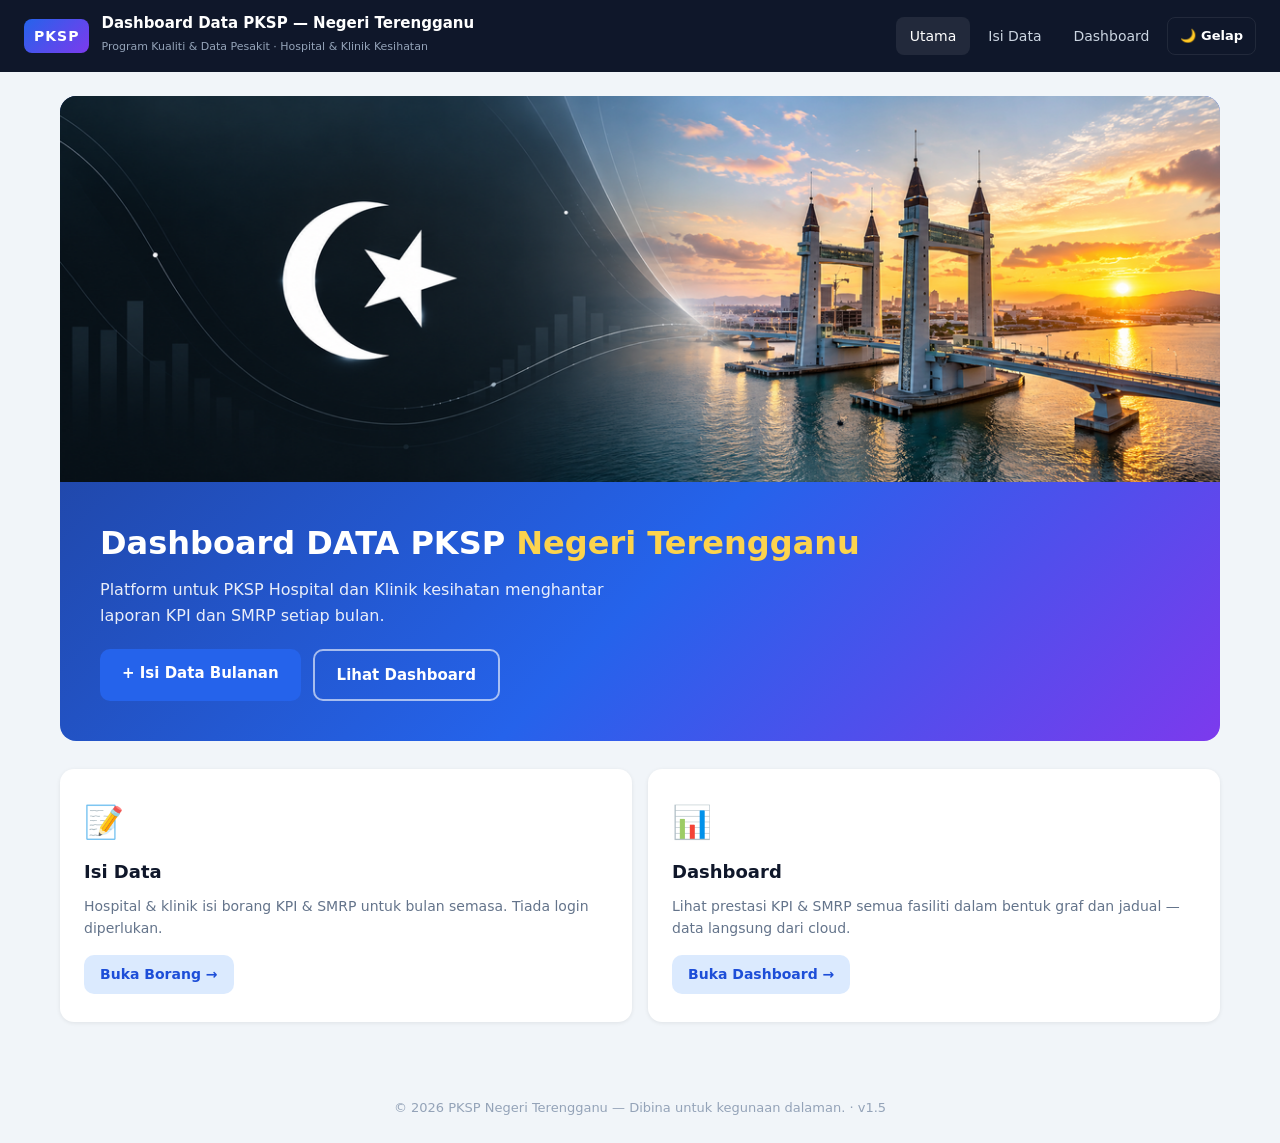
<file: index.html>
<!DOCTYPE html>
<html lang="ms">
<head>
  <meta charset="UTF-8">
  <meta name="viewport" content="width=device-width, initial-scale=1.0">
  <title>Dashboard DATA PKSP — Negeri Terengganu</title>
  <meta name="description" content="Dashboard Data PKSP Negeri Terengganu — penghantaran bulanan KPI 1 dan SMRP bagi hospital, pejabat kesihatan daerah dan klinik kesihatan.">
  <meta name="theme-color" content="#0f172a">
  <link rel="icon" type="image/png" sizes="64x64" href="favicon.png">
  <link rel="icon" type="image/png" sizes="32x32" href="favicon-32.png">
  <link rel="apple-touch-icon" href="apple-touch-icon.png">
  <meta property="og:type" content="website">
  <meta property="og:site_name" content="Dashboard Data PKSP Negeri Terengganu">
  <meta property="og:title" content="Dashboard Data PKSP — Negeri Terengganu">
  <meta property="og:description" content="Platform penghantaran bulanan KPI 1 dan SMRP untuk hospital, PKD dan klinik kesihatan Negeri Terengganu.">
  <meta property="og:url" content="https://pksptgg.github.io/Dashboard-data/index.html">
  <meta property="og:image" content="https://pksptgg.github.io/Dashboard-data/og-image.png">
  <meta property="og:image:width" content="1200">
  <meta property="og:image:height" content="630">
  <meta name="twitter:card" content="summary_large_image">
  <script src="supabase.js"></script>
  <style>
    * { margin:0; padding:0; box-sizing:border-box; }
    body { font-family:'Segoe UI',system-ui,sans-serif; background:var(--bg); color:var(--teks); line-height:1.6; }
    .topbar { background:var(--topbar); color:var(--topbar-teks); padding:14px 24px; display:flex; align-items:center; justify-content:space-between; flex-wrap:wrap; gap:10px; position:sticky; top:0; z-index:50; }
    .brand { display:flex; align-items:center; gap:12px; text-decoration:none; color:var(--topbar-teks); }
    .brand-badge { background:linear-gradient(135deg,#2563eb,#7c3aed); font-weight:800; font-size:14px; padding:6px 10px; border-radius:8px; letter-spacing:1px; }
    .brand strong { font-size:15px; display:block; line-height:1.2; }
    .brand small { font-size:11px; color:var(--teks-muted2); }
    .nav { display:flex; gap:4px; }
    .nav a { color:var(--nav-teks); text-decoration:none; padding:8px 14px; border-radius:8px; font-size:14px; font-weight:500; }
    .nav a:hover, .nav a.active { background:var(--nav-hover); color:var(--topbar-teks); }
    .container { max-width:1200px; margin:0 auto; padding:24px 20px; }
    .hero { border-radius:16px; overflow:hidden; margin-bottom:28px; color:#fff;
            background:linear-gradient(135deg,#1e3a8a,#2563eb 60%,#7c3aed); }
  .banner-img { display:block; width:100%; height:auto; }
  .hero-body { padding:36px 40px 40px; }
  .hero h1 { font-size:32px; margin-bottom:8px; }
  .hero .accent { color:#fcd34d; }
  .hero p { opacity:.9; max-width:560px; margin-bottom:20px; }
  .btn { display:inline-block; padding:12px 22px; border-radius:10px; text-decoration:none; font-weight:600; font-size:15px; cursor:pointer; border:none; transition:.15s; }
  .btn-primary { background:#2563eb; color:#fff; } .btn-primary:hover { background:#1d4ed8; }
  .btn-outline { background:transparent; color:#fff; border:2px solid rgba(255,255,255,.6); } .btn-outline:hover { background:rgba(255,255,255,.12); }
  .cards { display:grid; grid-template-columns:repeat(auto-fit,minmax(240px,1fr)); gap:16px; margin-bottom:28px; }
  .card { background:var(--card); border-radius:14px; padding:28px 24px; box-shadow:var(--shadow); }
  .card-icon { font-size:32px; margin-bottom:10px; }
  .card h3 { margin-bottom:8px; font-size:18px; }
  .card p { color:var(--teks-muted); font-size:14px; margin-bottom:16px; }
  .card .btn { padding:8px 16px; font-size:14px; background:var(--smrp-bg); color:var(--smrp-teks); }
  footer { text-align:center; padding:24px; color:var(--teks-muted2); font-size:13px; }
  @media (max-width:600px){ .hero-body{padding:28px 22px 30px} .hero h1{font-size:24px} }
</style>
  <link rel="stylesheet" href="tema.css">
  <script src="tema.js"></script>
</head>
<body>
<header class="topbar">
  <a class="brand" href="index.html">
    <span class="brand-badge">PKSP</span>
    <span><strong>Dashboard Data PKSP — Negeri Terengganu</strong><small>Program Kualiti &amp; Data Pesakit · Hospital &amp; Klinik Kesihatan</small></span>
  </a>
  <nav class="nav">
    <a href="index.html" class="active">Utama</a>
    <a href="borang.html">Isi Data</a>
    <a href="dashboard.html">Dashboard</a>
    <button class="tema-btn" data-tema-butang type="button">🌙 Gelap</button>
  </nav>
</header>

<main class="container">
  <section class="hero">
      <img class="banner-img" src="hero-banner.png" alt="Bulan sabit dan bintang bersama Jambatan Terengganu — PKSP Negeri Terengganu">
      <div class="hero-body">
        <h1>Dashboard DATA PKSP <span class="accent">Negeri Terengganu</span></h1>
        <p>Platform untuk PKSP Hospital dan Klinik kesihatan menghantar laporan KPI dan SMRP setiap bulan.</p>
        <div style="display:flex;gap:12px;flex-wrap:wrap">
          <a href="borang.html" class="btn btn-primary">+ Isi Data Bulanan</a>
          <a href="dashboard.html" class="btn btn-outline">Lihat Dashboard</a>
        </div>
      </div>
    </section>

    <section class="cards">
      <div class="card">
        <div class="card-icon">📝</div>
        <h3>Isi Data</h3>
        <p>Hospital &amp; klinik isi borang KPI &amp; SMRP untuk bulan semasa. Tiada login diperlukan.</p>
        <a href="borang.html" class="btn">Buka Borang →</a>
      </div>
      <div class="card">
        <div class="card-icon">📊</div>
        <h3>Dashboard</h3>
        <p>Lihat prestasi KPI &amp; SMRP semua fasiliti dalam bentuk graf dan jadual — data langsung dari cloud.</p>
        <a href="dashboard.html" class="btn">Buka Dashboard →</a>
      </div>
    </section>
  </main>

  <footer>© 2026 PKSP Negeri Terengganu — Dibina untuk kegunaan dalaman. · v1.5</footer>
</body>
</html>
</file>
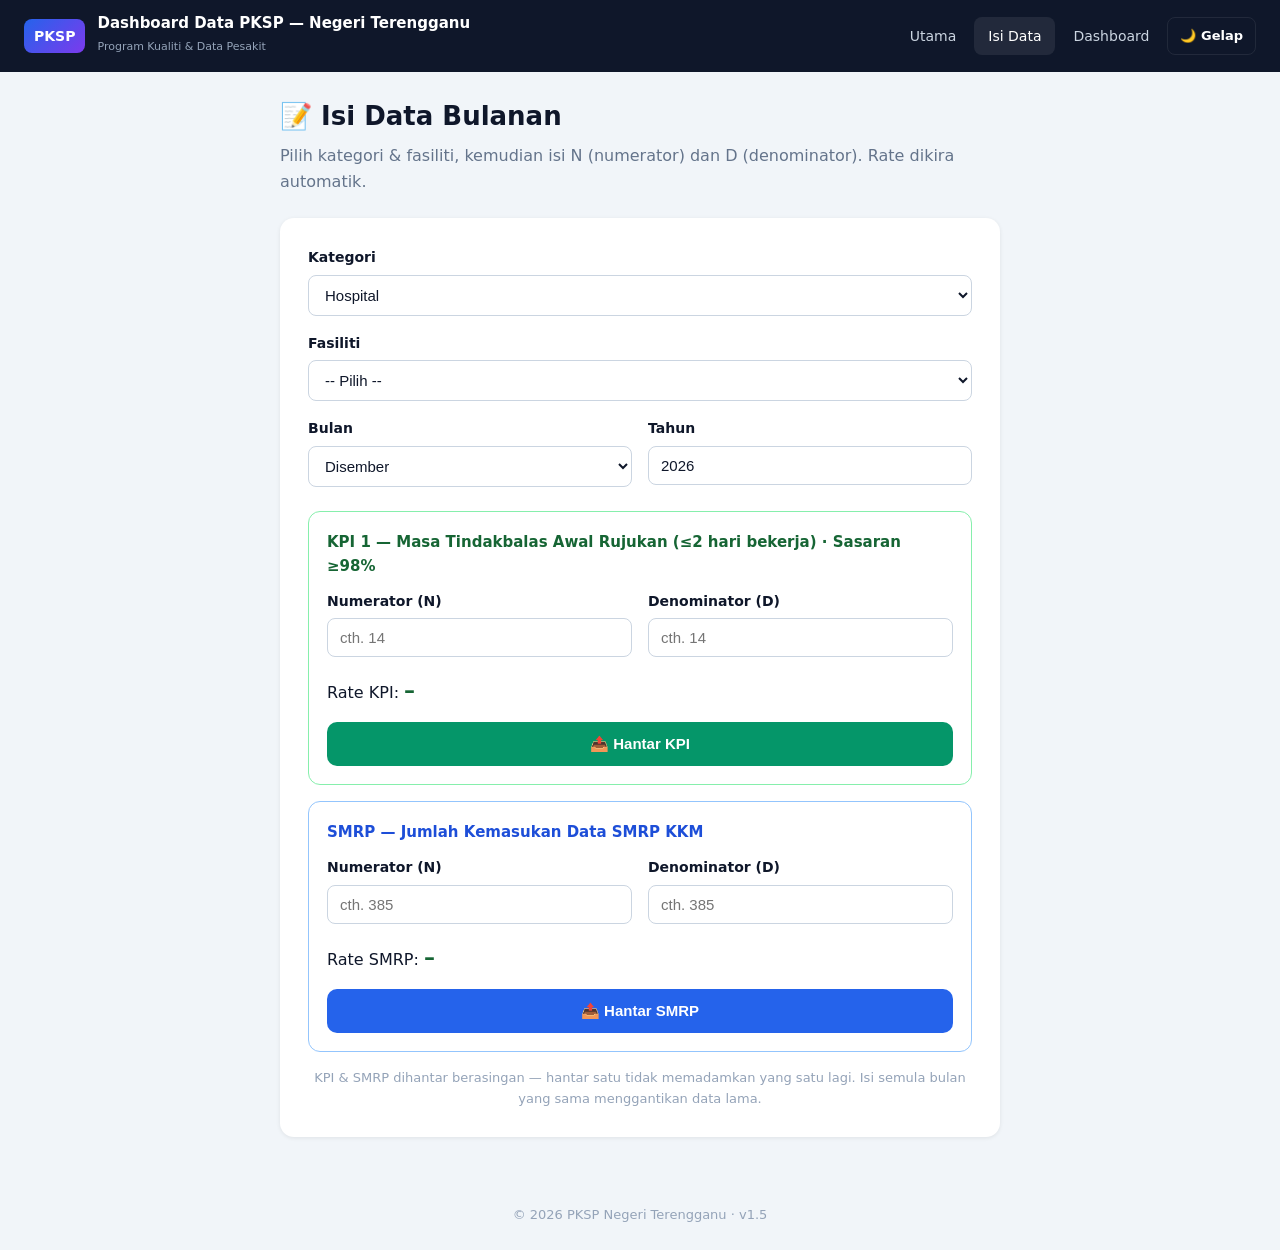
<file: borang.html>
<!DOCTYPE html>
<html lang="ms">
<head>
  <meta charset="UTF-8">
  <meta name="viewport" content="width=device-width, initial-scale=1.0">
  <title>Isi Data — Dashboard PKSP</title>
  <meta name="description" content="Borang penghantaran bulanan KPI 1 dan SMRP PKSP Negeri Terengganu untuk hospital, pejabat kesihatan daerah dan klinik kesihatan. Tiada login diperlukan.">
  <meta name="theme-color" content="#0f172a">
  <link rel="icon" type="image/png" sizes="64x64" href="favicon.png">
  <link rel="icon" type="image/png" sizes="32x32" href="favicon-32.png">
  <link rel="apple-touch-icon" href="apple-touch-icon.png">
  <meta property="og:type" content="website">
  <meta property="og:site_name" content="Dashboard Data PKSP Negeri Terengganu">
  <meta property="og:title" content="Isi Data Bulanan — PKSP Negeri Terengganu">
  <meta property="og:description" content="Hantar data KPI 1 dan SMRP bulanan untuk hospital, PKD dan klinik kesihatan Negeri Terengganu.">
  <meta property="og:url" content="https://pksptgg.github.io/Dashboard-data/borang.html">
  <meta property="og:image" content="https://pksptgg.github.io/Dashboard-data/og-image.png">
  <meta property="og:image:width" content="1200">
  <meta property="og:image:height" content="630">
  <meta name="twitter:card" content="summary_large_image">
  <script src="supabase.js"></script>
  <style>
    * { margin:0; padding:0; box-sizing:border-box; }
    body { font-family:'Segoe UI',system-ui,sans-serif; background:var(--bg); color:var(--teks); line-height:1.6; }
    .topbar { background:var(--topbar); color:var(--topbar-teks); padding:14px 24px; display:flex; align-items:center; justify-content:space-between; flex-wrap:wrap; gap:10px; position:sticky; top:0; z-index:50; }
    .brand { display:flex; align-items:center; gap:12px; text-decoration:none; color:var(--topbar-teks); }
    .brand-badge { background:linear-gradient(135deg,#2563eb,#7c3aed); font-weight:800; font-size:14px; padding:6px 10px; border-radius:8px; }
    .brand strong { font-size:15px; display:block; line-height:1.2; }
    .brand small { font-size:11px; color:var(--teks-muted2); }
    .nav { display:flex; gap:4px; }
    .nav a { color:var(--nav-teks); text-decoration:none; padding:8px 14px; border-radius:8px; font-size:14px; }
    .nav a:hover, .nav a.active { background:var(--nav-hover); color:var(--topbar-teks); }
    .container { max-width:760px; margin:0 auto; padding:24px 20px; }
    h1 { font-size:26px; margin-bottom:6px; } .sub { color:var(--teks-muted); margin-bottom:24px; }
    .card { background:var(--card); border-radius:14px; padding:28px; box-shadow:var(--shadow); margin-bottom:20px; }
    label { display:block; font-weight:600; font-size:14px; margin-bottom:6px; }
    select, input { width:100%; padding:10px 12px; border:1.5px solid var(--input-border); border-radius:8px; font-size:15px; margin-bottom:16px; background:var(--input-bg); color:var(--teks); }
    select:focus, input:focus { outline:none; border-color:#2563eb; }
    .grid2 { display:grid; grid-template-columns:1fr 1fr; gap:0 16px; }
    .metric-box { border:1.5px solid var(--border); border-radius:12px; padding:18px; margin-top:8px; }
    .metric-box h3 { font-size:15px; margin-bottom:12px; color:var(--smrp-teks); }
    .rate-display { font-size:22px; font-weight:800; color:var(--good-teks); margin-top:4px; }
    .btn { display:inline-block; padding:13px 26px; border-radius:10px; font-weight:600; font-size:15px; cursor:pointer; border:none; background:#2563eb; color:#fff; width:100%; }
    .btn:hover { background:#1d4ed8; }
    /* Kod warna kekal: HIJAU = KPI, BIRU = SMRP */
    .btn-kpi { background:#059669; } .btn-kpi:hover { background:#047857; }
    .btn-smrp { background:#2563eb; } .btn-smrp:hover { background:#1d4ed8; }
    .metric-box.kpi { border-color:#86efac; } .metric-box.kpi h3 { color:var(--good-teks); }
    .metric-box.smrp { border-color:#93c5fd; }
    .btn:disabled { opacity:.6; cursor:not-allowed; }
    #msg { padding:14px 18px; border-radius:10px; margin-bottom:20px; display:none; font-weight:500; }
    .ok { background:var(--good-bg); color:var(--good-teks); } .err { background:var(--bad-bg); color:var(--bad-teks); }
    footer { text-align:center; padding:24px; color:var(--teks-muted2); font-size:13px; }
    @media(max-width:600px){ .grid2{grid-template-columns:1fr} }
  </style>
  <link rel="stylesheet" href="tema.css">
  <script src="tema.js"></script>
</head>
<body>
  <header class="topbar">
    <a class="brand" href="index.html">
      <span class="brand-badge">PKSP</span>
      <span><strong>Dashboard Data PKSP — Negeri Terengganu</strong><small>Program Kualiti &amp; Data Pesakit</small></span>
    </a>
    <nav class="nav">
      <a href="index.html">Utama</a>
      <a href="borang.html" class="active">Isi Data</a>
      <a href="dashboard.html">Dashboard</a>
      <button class="tema-btn" data-tema-butang type="button">🌙 Gelap</button>
    </nav>
  </header>

  <main class="container">
    <h1>📝 Isi Data Bulanan</h1>
    <p class="sub">Pilih kategori &amp; fasiliti, kemudian isi N (numerator) dan D (denominator). Rate dikira automatik.</p>
    <div id="msg"></div>

    <div class="card">
      <label for="kategori">Kategori</label>
      <select id="kategori">
        <option value="hospital">Hospital</option>
        <option value="kk">Klinik Kesihatan</option>
      </select>

      <label for="fasiliti">Fasiliti</label>
      <select id="fasiliti"></select>
      <p id="pkdInfo" style="display:none;font-size:13px;color:#2563eb;font-weight:600;margin:-10px 0 14px"></p>

      <div class="grid2">
        <div>
          <label for="bulan">Bulan</label>
          <select id="bulan"></select>
        </div>
        <div>
          <label for="tahun">Tahun</label>
          <input type="number" id="tahun" value="2026" min="2024" max="2035">
        </div>
      </div>

      <!-- KPI section -->
      <div class="metric-box kpi" id="kpiBox">
        <h3>KPI 1 — Masa Tindakbalas Awal Rujukan (≤2 hari bekerja) · Sasaran ≥98%</h3>
        <div class="grid2">
          <div><label>Numerator (N)</label><input type="number" id="kpiN" min="0" placeholder="cth. 14"></div>
          <div><label>Denominator (D)</label><input type="number" id="kpiD" min="0" placeholder="cth. 14"></div>
        </div>
        <div>Rate KPI: <span class="rate-display" id="kpiRate">–</span></div>
        <button class="btn btn-kpi" id="kpiBtn" onclick="simpan('kpi')" style="margin-top:14px">📤 Hantar KPI</button>
      </div>

      <!-- SMRP section -->
      <div class="metric-box smrp" id="smrpBox" style="margin-top:16px">
        <h3>SMRP — Jumlah Kemasukan Data SMRP KKM</h3>
        <div class="grid2">
          <div><label>Numerator (N)</label><input type="number" id="smrpN" min="0" placeholder="cth. 385"></div>
          <div><label>Denominator (D)</label><input type="number" id="smrpD" min="0" placeholder="cth. 385"></div>
        </div>
        <div>Rate SMRP: <span class="rate-display" id="smrpRate">–</span></div>
        <button class="btn btn-smrp" id="smrpBtn" onclick="simpan('smrp')" style="margin-top:14px">📤 Hantar SMRP</button>
      </div>

      <p style="font-size:13px;color:var(--teks-muted2);margin-top:16px;text-align:center">KPI &amp; SMRP dihantar berasingan — hantar satu tidak memadamkan yang satu lagi. Isi semula bulan yang sama menggantikan data lama.</p>
    </div>
  </main>

  <footer>© 2026 PKSP Negeri Terengganu · v1.5</footer>

<script>
const SUPABASE_URL = 'https://qclmomhiusxnushtegac.supabase.co';
const SUPABASE_KEY = 'sb_publishable__6aMvgPPzo6ds2ucSuMl4A_6xH70Sd9';
const sb = supabase.createClient(SUPABASE_URL, SUPABASE_KEY);
// Mirror SMRP ke Google Sheet (Apps Script web app) — null untuk matikan
const SHEET_MIRROR_URL = 'https://script.google.com/macros/s/AKfycby2dfVMtGxozntsXwtXOjmPJdwiuvqIUeRa9Qd9GzCV0dtoUTU8dYoV7beCfRtHHedF/exec';

const HOSPITALS = ["Hospital Sultanah Nur Zahirah (HSNZ)","Hospital Dungun","Hospital Kemaman","Hospital Besut","Hospital Hulu Terengganu","Hospital Setiu","Pejabat Kesihatan Hulu Terengganu","Pejabat Kesihatan Daerah Besut","Pejabat Kesihatan Kuala Terengganu","Pejabat Kesihatan Setiu"];
const KK = ["KK Kuala Berang","KK Ajil","KK Telemong","KK Tengkawang","KK Felda Mengkawang","KK Jabi","KK Jerteh","KK Kota Putera Besut","KK Kuala Besut","KK Pasir Akar","KK Pulau Perhentian","KK Padang Luas","KK Seri Medang","KK Manir","KK Chendering","KK Hiliran","KK UTC Paya Bunga","KK Rhu Sepuloh","KK Sungai Tong","KK Sri Langkap","KK Kampung Rahmat","KK Bandar Permaisuri"];
// PKD (Pejabat Kesihatan) = KPI sahaja, tiada SMRP. Setiap KK di-tag ke PKD dia.
const PKD = ["Pejabat Kesihatan Hulu Terengganu","Pejabat Kesihatan Daerah Besut","Pejabat Kesihatan Kuala Terengganu","Pejabat Kesihatan Setiu"];
const KK_TO_PKD = {
  "KK Kuala Berang":"Pejabat Kesihatan Hulu Terengganu","KK Ajil":"Pejabat Kesihatan Hulu Terengganu",
  "KK Telemong":"Pejabat Kesihatan Hulu Terengganu","KK Tengkawang":"Pejabat Kesihatan Hulu Terengganu",
  "KK Felda Mengkawang":"Pejabat Kesihatan Hulu Terengganu",
  "KK Jabi":"Pejabat Kesihatan Daerah Besut","KK Jerteh":"Pejabat Kesihatan Daerah Besut",
  "KK Kota Putera Besut":"Pejabat Kesihatan Daerah Besut","KK Kuala Besut":"Pejabat Kesihatan Daerah Besut",
  "KK Pasir Akar":"Pejabat Kesihatan Daerah Besut","KK Pulau Perhentian":"Pejabat Kesihatan Daerah Besut",
  "KK Padang Luas":"Pejabat Kesihatan Daerah Besut","KK Seri Medang":"Pejabat Kesihatan Daerah Besut",
  "KK Manir":"Pejabat Kesihatan Kuala Terengganu","KK Chendering":"Pejabat Kesihatan Kuala Terengganu","KK Hiliran":"Pejabat Kesihatan Kuala Terengganu","KK UTC Paya Bunga":"Pejabat Kesihatan Kuala Terengganu",
  "KK Rhu Sepuloh":"Pejabat Kesihatan Setiu",
  "KK Sungai Tong":"Pejabat Kesihatan Setiu","KK Sri Langkap":"Pejabat Kesihatan Setiu",
  "KK Kampung Rahmat":"Pejabat Kesihatan Setiu","KK Bandar Permaisuri":"Pejabat Kesihatan Setiu"
};
const BULAN = ['Januari','Februari','Mac','April','Mei','Jun','Julai','Ogos','September','Oktober','November','Disember'];

const $ = id => document.getElementById(id);

function populateFasiliti(){
  const kat = $('kategori').value;
  const list = kat === 'kk' ? KK : HOSPITALS;
  $('fasiliti').innerHTML = '<option value="">-- Pilih --</option>' + list.map(f=>`<option>${f}</option>`).join('');
  kemaskiniBox();
}
// Peraturan: PKD = KPI sahaja · KK = SMRP sahaja · hospital biasa = kedua-dua
function kemaskiniBox(){
  const kat = $('kategori').value, f = $('fasiliti').value;
  const isPKD = kat === 'hospital' && PKD.includes(f);
  $('kpiBox').style.display = kat === 'kk' ? 'none' : '';
  $('smrpBox').style.display = isPKD ? 'none' : '';
  const info = $('pkdInfo');
  if(kat === 'kk' && f && KK_TO_PKD[f]){ info.textContent = '🏥 Di bawah PKD: ' + KK_TO_PKD[f]; info.style.display = 'block'; }
  else info.style.display = 'none';
}
function rate(n,d){ n=parseFloat(n); d=parseFloat(d); if(isNaN(n)||isNaN(d)||d===0) return null; return (n/d*100); }
function updateRate(prefix){
  const r = rate($(prefix+'N').value, $(prefix+'D').value);
  const el = $(prefix+'Rate');
  el.textContent = r===null ? '–' : r.toFixed(2)+'%' + (r>100?' ⚠':'');
  el.style.color = (r!==null && r>100) ? '#b91c1c' : '#166534';
}
function showMsg(text, ok){
  const m = $('msg'); m.textContent = text; m.className = ok?'ok':'err'; m.style.display='block';
  window.scrollTo({top:0,behavior:'smooth'});
}

$('kategori').addEventListener('change', populateFasiliti);
$('fasiliti').addEventListener('change', kemaskiniBox);
$('bulan').innerHTML = BULAN.map((b,i)=>`<option value="${i+1}">${b}</option>`).join('');
$('bulan').value = new Date().getMonth()+1;
['kpiN','kpiD'].forEach(id=>$(id).addEventListener('input',()=>updateRate('kpi')));
['smrpN','smrpD'].forEach(id=>$(id).addEventListener('input',()=>updateRate('smrp')));
populateFasiliti();

async function simpan(jenis){ // jenis = 'kpi' atau 'smrp'
  const btn = $(jenis === 'kpi' ? 'kpiBtn' : 'smrpBtn');
  const fasiliti = $('fasiliti').value;
  if(!fasiliti) return showMsg('⚠️ Sila pilih fasiliti.', false);
  const kategori = $('kategori').value;
  const month = parseInt($('bulan').value);
  const year = parseInt($('tahun').value);
  if(!year || year<2020) return showMsg('⚠️ Tahun tidak sah.', false);

  const nVal = $(jenis+'N').value, dVal = $(jenis+'D').value;
  if(!nVal && !dVal) return showMsg('⚠️ Isi N dan/atau D bahagian '+jenis.toUpperCase()+' dahulu.', false);

  // Semakan N > D (rate >100%). Bukan mustahil — contoh SMRP: kemasukan data boleh lebih
  // daripada kedatangan pesakit kalau ada kemasukan tertunggak/berulang — jadi sahkan, jangan halang.
  const nNum = parseFloat(nVal)||0, dNum = parseFloat(dVal)||0;
  if(dNum>0 && nNum>dNum){
    const r = (nNum/dNum*100).toFixed(2);
    const ok = confirm(
      '⚠️ Semak semula: N ('+nNum+') lebih besar daripada D ('+dNum+') → rate '+r+'%.\n\n'+
      'SMRP: N = kemasukan data SMRP, D = kedatangan pesakit.\n'+
      'KPI: N = tindakbalas ≤2 hari bekerja, D = jumlah rujukan.\n\n'+
      'Teruskan hantar?'
    );
    if(!ok) return showMsg('Dibatalkan — sila semak N dan D sebelum hantar.', false);
  }

  const data = {};
  data[jenis] = { [jenis+'1']: { numerator: parseFloat(nVal)||0, denominator: parseFloat(dVal)||0 } };

  btn.disabled = true; btn.textContent = 'Menyimpan...';
  try {
    // Ambil rekod sedia ada dulu supaya metrik satu lagi tidak terpadam bila upsert
    const { data: existing, error: fe } = await sb.from('submissions')
      .select('data').eq('hospital', fasiliti).eq('year', year).eq('month', month).maybeSingle();
    if(fe) throw fe;
    const merged = { ...(existing && existing.data ? existing.data : {}), ...data };

    // upsert: ganti jika hospital+year+month sama
    const { error } = await sb.from('submissions').upsert(
      { hospital: fasiliti, kategori, year, month, data: merged, submitted_at: new Date().toISOString() },
      { onConflict: 'hospital,year,month' }
    );
    if(error) throw error;
    showMsg('✅ '+jenis.toUpperCase()+' '+fasiliti+' ('+BULAN[month-1]+' '+year+') berjaya dihantar!', true);
    [jenis+'N', jenis+'D'].forEach(id=>$(id).value='');
    updateRate(jenis);
    // Mirror ke Google Sheet (SMRP sahaja) — fire & forget, tak ganggu aliran utama
    if(jenis === 'smrp' && typeof SHEET_MIRROR_URL === 'string' && SHEET_MIRROR_URL){
      try {
        await fetch(SHEET_MIRROR_URL, {
          method: 'POST',
          mode: 'no-cors',
          headers: {'Content-Type': 'text/plain;charset=utf-8'},
          body: JSON.stringify({ hospital: fasiliti, month, year, n: data.smrp.smrp1.numerator, d: data.smrp.smrp1.denominator })
        });
      } catch(mErr){ console.warn('Mirror sheet gagal (data utama selamat):', mErr); }
    }
  } catch(e){
    showMsg('❌ Gagal simpan: '+e.message, false);
  } finally {
    btn.disabled=false; btn.textContent = jenis === 'kpi' ? '📤 Hantar KPI' : '📤 Hantar SMRP';
  }
}
</script>
</body>
</html>
</file>
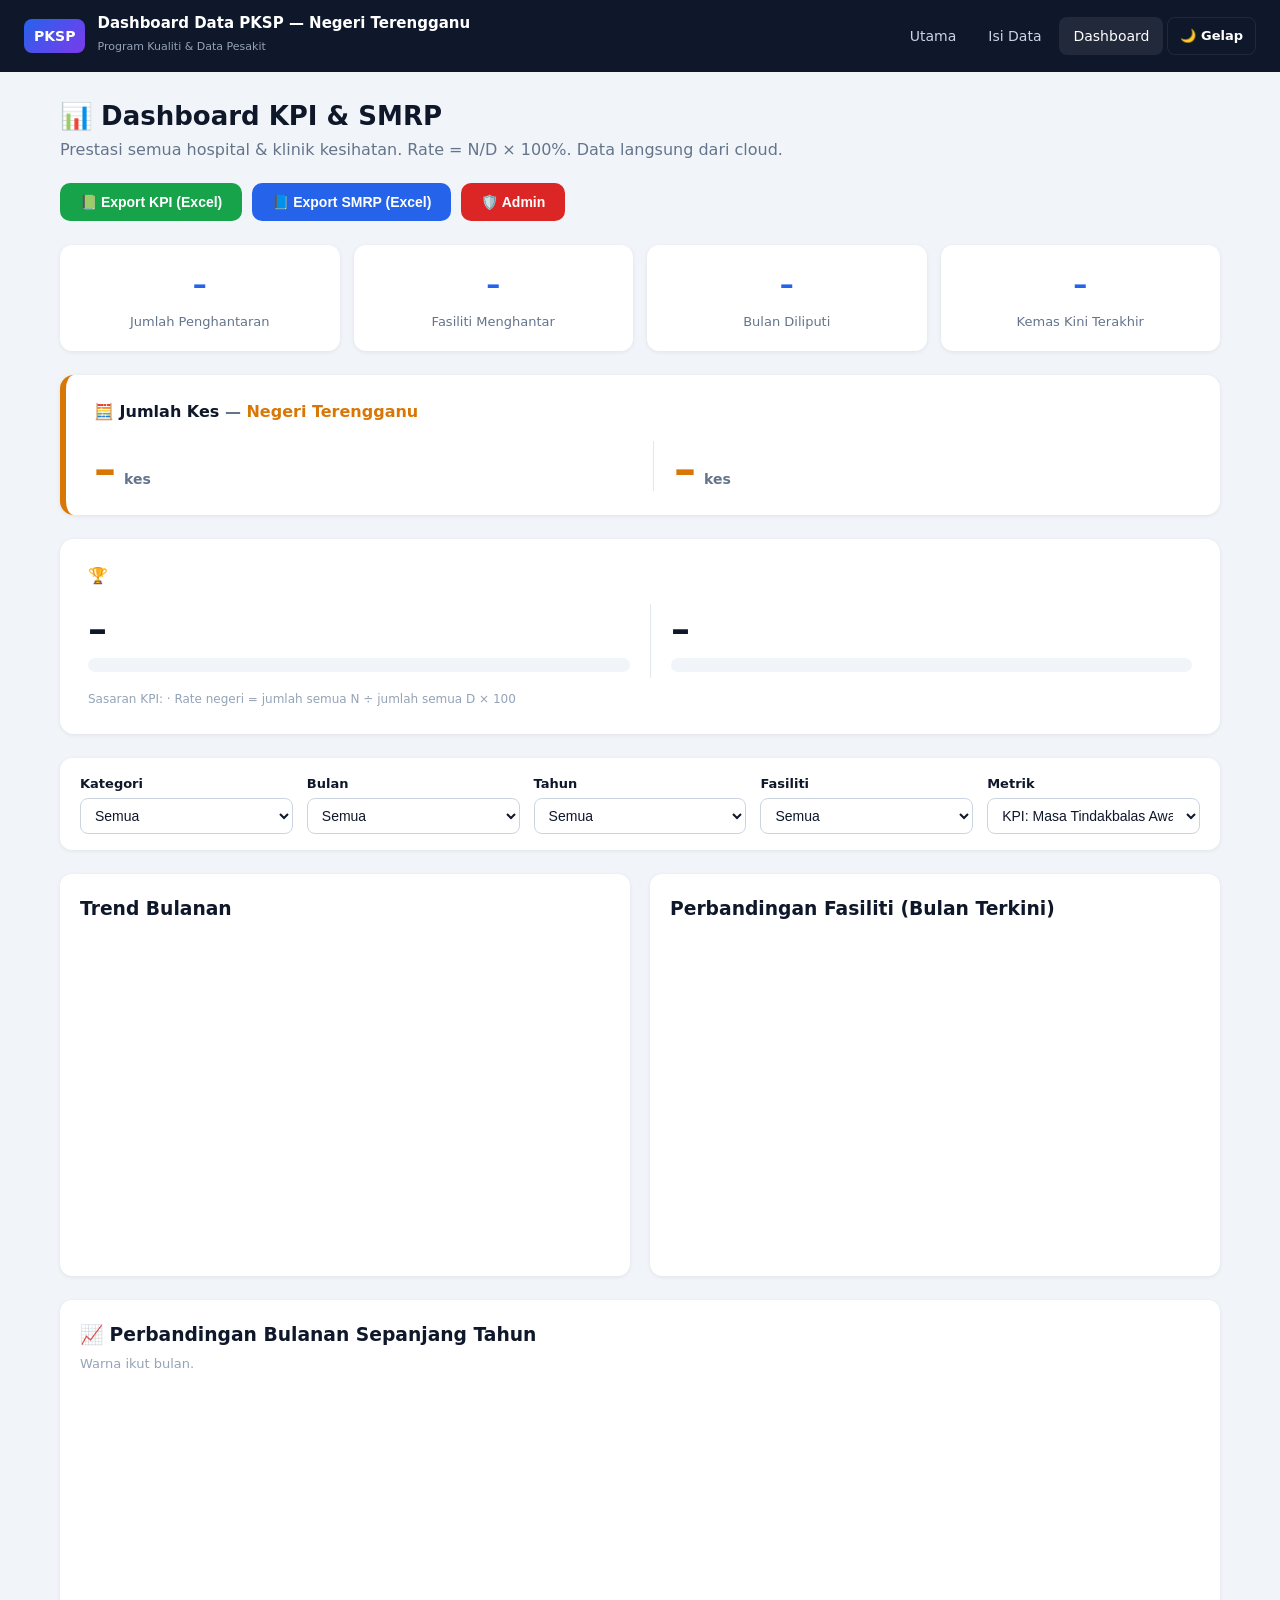
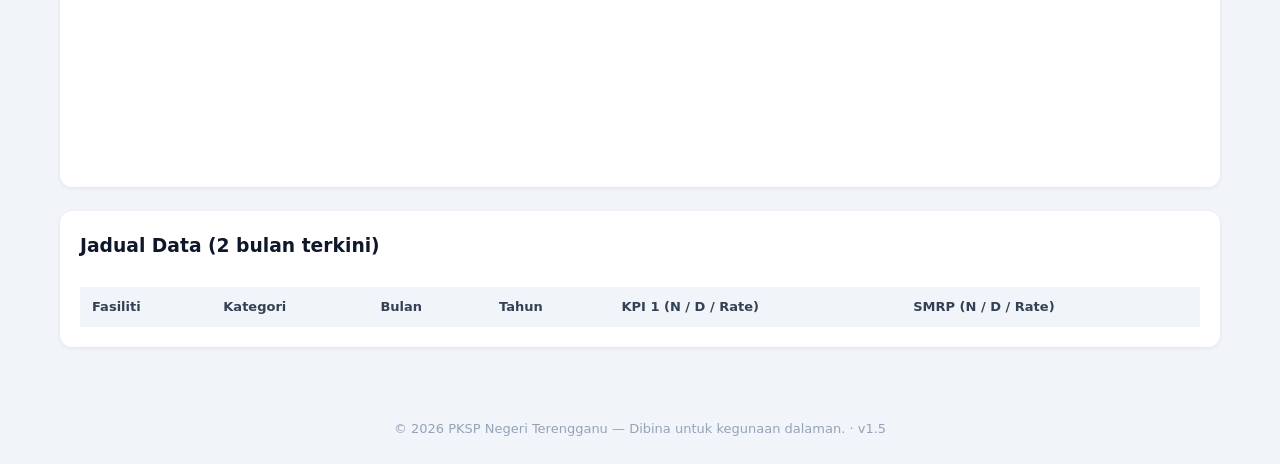
<file: dashboard.html>
<!DOCTYPE html>
<html lang="ms">
<head>
  <meta charset="UTF-8">
  <meta name="viewport" content="width=device-width, initial-scale=1.0">
  <title>Dashboard — PKSP Negeri Terengganu</title>
  <meta name="description" content="Prestasi KPI 1 dan SMRP bulanan semua hospital, pejabat kesihatan daerah dan klinik kesihatan Negeri Terengganu — graf trend, perbandingan fasiliti dan jadual data.">
  <meta name="theme-color" content="#0f172a">
  <link rel="icon" type="image/png" sizes="64x64" href="favicon.png">
  <link rel="icon" type="image/png" sizes="32x32" href="favicon-32.png">
  <link rel="apple-touch-icon" href="apple-touch-icon.png">
  <meta property="og:type" content="website">
  <meta property="og:site_name" content="Dashboard Data PKSP Negeri Terengganu">
  <meta property="og:title" content="Dashboard KPI &amp; SMRP — PKSP Negeri Terengganu">
  <meta property="og:description" content="Prestasi KPI 1 dan SMRP bulanan hospital, PKD dan klinik kesihatan Negeri Terengganu.">
  <meta property="og:url" content="https://pksptgg.github.io/Dashboard-data/dashboard.html">
  <meta property="og:image" content="https://pksptgg.github.io/Dashboard-data/og-image.png">
  <meta property="og:image:width" content="1200">
  <meta property="og:image:height" content="630">
  <meta name="twitter:card" content="summary_large_image">
  <script src="supabase.js"></script>
  <script src="chart.umd.min.js"></script>
  <script src="xlsx.full.min.js"></script>
  <style>
    * { margin:0; padding:0; box-sizing:border-box; }
    body { font-family:'Segoe UI',system-ui,sans-serif; background:var(--bg); color:var(--teks); line-height:1.6; }
    .topbar { background:var(--topbar); color:var(--topbar-teks); padding:14px 24px; display:flex; align-items:center; justify-content:space-between; flex-wrap:wrap; gap:10px; position:sticky; top:0; z-index:50; }
    .brand { display:flex; align-items:center; gap:12px; text-decoration:none; color:var(--topbar-teks); }
    .brand-badge { background:linear-gradient(135deg,#2563eb,#7c3aed); font-weight:800; font-size:14px; padding:6px 10px; border-radius:8px; }
    .brand strong { font-size:15px; display:block; line-height:1.2; }
    .brand small { font-size:11px; color:var(--teks-muted2); }
    .nav { display:flex; gap:4px; }
    .nav a { color:var(--nav-teks); text-decoration:none; padding:8px 14px; border-radius:8px; font-size:14px; }
    .nav a:hover, .nav a.active { background:var(--nav-hover); color:var(--topbar-teks); }
    .container { max-width:1200px; margin:0 auto; padding:24px 20px; }
    h1 { font-size:26px; } .sub { color:var(--teks-muted); margin-bottom:20px; }
    .stats { display:grid; grid-template-columns:repeat(auto-fit,minmax(180px,1fr)); gap:14px; margin-bottom:24px; }
    .stat { background:var(--card); border-radius:12px; padding:18px; text-align:center; box-shadow:var(--shadow); }
    .stat-num { font-size:28px; font-weight:800; display:block; color:var(--biru); }
    .stat-label { font-size:13px; color:var(--teks-muted); }
    .pending { background:var(--card); border-radius:12px; padding:20px; margin-bottom:24px; box-shadow:var(--shadow); display:none; }
    .badge { display:inline-block; padding:5px 12px; border-radius:999px; font-size:13px; margin:3px; }
    .badge-bad { background:var(--bad-bg); color:var(--bad-teks); } .badge-good { background:var(--good-bg); color:var(--good-teks); }
    .filters { background:var(--card); border-radius:12px; padding:16px 20px; margin-bottom:24px; box-shadow:var(--shadow); display:flex; gap:14px; flex-wrap:wrap; }
    .field { flex:1; min-width:140px; }
    label { display:block; font-size:13px; font-weight:600; margin-bottom:4px; }
    select { width:100%; padding:8px 10px; border:1.5px solid var(--input-border); border-radius:8px; font-size:14px; background:var(--input-bg); color:var(--teks); }
    .charts { display:grid; grid-template-columns:repeat(auto-fit,minmax(420px,1fr)); gap:20px; margin-bottom:24px; }
    @media(max-width:900px){ .charts{grid-template-columns:1fr} }
    .chart-card { background:var(--card); border-radius:12px; padding:20px; box-shadow:var(--shadow); }
    .chart-card h3 { margin-bottom:4px; } .muted { color:var(--teks-muted2); font-size:13px; }
    .chart-wrap { position:relative; height:320px; margin-top:12px; }
    .table-card { background:var(--card); border-radius:12px; padding:20px; box-shadow:var(--shadow); margin-bottom:24px; overflow-x:auto; }
    table { width:100%; border-collapse:collapse; font-size:14px; min-width:700px; }
    th { text-align:left; padding:10px 12px; background:var(--head); color:var(--teks-lembut); font-size:13px; white-space:nowrap; }
    td { padding:9px 12px; border-bottom:1px solid var(--garis); }
    tr:hover td { background:var(--hover); }
    .rate-good { background:var(--good-bg)!important; color:var(--good-teks); font-weight:600; }
    .rate-warn { background:var(--warn-bg)!important; color:var(--warn-teks); font-weight:600; }
    .rate-bad { background:var(--bad-bg)!important; color:var(--bad-teks); font-weight:600; }
    .rate-smrp { background:var(--smrp-bg)!important; color:var(--smrp-teks); font-weight:600; }
    .row-kpi { background:var(--row-kpi)!important; }
    .row-smrp { background:var(--row-smrp)!important; }
    footer { text-align:center; padding:24px; color:var(--teks-muted2); font-size:13px; }
    #adminPanel { background:var(--card); border:2px solid #dc2626; border-radius:12px; padding:20px; margin-bottom:24px; box-shadow:var(--shadow); }
    #adminPanel h3 { margin-bottom:4px; } #adminPanel .warn { color:var(--bad-teks); font-size:13px; margin-bottom:12px; }
    #adminList { overflow-x:auto; max-height:420px; }
    #adminList table { min-width:760px; }
    .btn-danger { background:#dc2626; color:#fff; border:none; border-radius:8px; padding:6px 12px; cursor:pointer; font-weight:600; font-size:13px; }
    .btn-danger:hover { background:#b91c1c; }
  </style>
  <link rel="stylesheet" href="tema.css">
  <script src="tema.js"></script>
</head>
<body>
  <header class="topbar">
    <a class="brand" href="index.html">
      <span class="brand-badge">PKSP</span>
      <span><strong>Dashboard Data PKSP — Negeri Terengganu</strong><small>Program Kualiti &amp; Data Pesakit</small></span>
    </a>
    <nav class="nav">
      <a href="index.html">Utama</a>
      <a href="borang.html">Isi Data</a>
      <a href="dashboard.html" class="active">Dashboard</a>
      <button class="tema-btn" data-tema-butang type="button">🌙 Gelap</button>
    </nav>
  </header>

  <main class="container">
    <h1>📊 Dashboard KPI &amp; SMRP</h1>
    <p class="sub">Prestasi semua hospital &amp; klinik kesihatan. Rate = N/D × 100%. Data langsung dari cloud.</p>
    <div style="display:flex;gap:10px;flex-wrap:wrap;margin-bottom:24px">
      <button class="btn-export" style="background:#16a34a;color:#fff;border:none;border-radius:10px;padding:11px 20px;font-weight:600;font-size:14px;cursor:pointer" onclick="exportKPI()">📗 Export KPI (Excel)</button>
      <button class="btn-export" style="background:#2563eb;color:#fff;border:none;border-radius:10px;padding:11px 20px;font-weight:600;font-size:14px;cursor:pointer" onclick="exportSMRP()">📘 Export SMRP (Excel)</button>
      <button class="btn-export" id="btnAdmin" style="background:#dc2626;color:#fff;border:none;border-radius:10px;padding:11px 20px;font-weight:600;font-size:14px;cursor:pointer" onclick="toggleAdmin()">🛡️ Admin</button>
    </div>

    <!-- Panel Admin: hapus rekod yang PKSP tersilap hantar -->
    <div id="adminPanel" style="display:none">
      <h3>🛡️ Panel Admin — Hapus Rekod Salah</h3>
      <p class="warn">⚠️ Guna penapis di bawah untuk sempitkan senarai. Klik "Padam" pada baris yang salah. Tindakan ini <b>TERUS buang data dari cloud dan TIADA UNDO</b>.</p>
      <div id="adminList"></div>
    </div>

    <div class="stats">
      <div class="stat"><span class="stat-num" id="stTotal">–</span><span class="stat-label">Jumlah Penghantaran</span></div>
      <div class="stat"><span class="stat-num" id="stFas">–</span><span class="stat-label">Fasiliti Menghantar</span></div>
      <div class="stat"><span class="stat-num" id="stBulan">–</span><span class="stat-label">Bulan Diliputi</span></div>
      <div class="stat"><span class="stat-num" id="stKemaskini">–</span><span class="stat-label">Kemas Kini Terakhir</span></div>
    </div>

    <!-- Jumlah Kes Negeri: jumlah D KPI 1 semua hospital + PKD -->
    <div id="kesCard" style="background:var(--card);border-radius:14px;padding:24px 28px;margin-bottom:24px;box-shadow:var(--shadow);border-left:6px solid var(--emas)">
      <h3 style="font-size:16px;color:var(--teks-muted);font-weight:600;margin-bottom:16px">🧮 <span style="color:var(--teks)">Jumlah Kes</span> — <span style="color:var(--emas)">Negeri Terengganu</span></h3>
      <div style="display:grid;grid-template-columns:repeat(auto-fit,minmax(280px,1fr));gap:20px">
        <div>
          <p style="font-size:13.5px;font-weight:700;color:var(--teks-lembut);margin-bottom:6px" id="kesBulanLabel"></p>
          <div style="display:flex;align-items:baseline;gap:8px">
            <span id="kesBulanJumlah" style="font-size:44px;font-weight:800;line-height:1;color:var(--emas)">–</span>
            <span style="font-size:14px;font-weight:600;color:var(--teks-muted)">kes</span>
          </div>
        </div>
        <div style="border-left:1px solid var(--border);padding-left:20px">
          <p style="font-size:13.5px;font-weight:700;color:var(--teks-lembut);margin-bottom:6px" id="kesTahunLabel"></p>
          <div style="display:flex;align-items:baseline;gap:8px">
            <span id="kesTahunJumlah" style="font-size:44px;font-weight:800;line-height:1;color:var(--emas)">–</span>
            <span style="font-size:14px;font-weight:600;color:var(--teks-muted)">kes</span>
          </div>
        </div>
      </div>
    </div>

    <!-- Pencapaian Negeri (#3): bulan semasa + setahun -->
    <div id="negeriCard" style="background:var(--card);border-radius:14px;padding:24px 28px;margin-bottom:24px;box-shadow:var(--shadow)">
      <h3 style="font-size:16px;color:var(--teks-muted);font-weight:600">🏆 <span id="negTajuk"></span></h3>
      <p style="font-size:13px;color:var(--teks-muted2);margin-top:2px;margin-bottom:16px" id="negMetrik"></p>
      <div style="display:grid;grid-template-columns:repeat(auto-fit,minmax(280px,1fr));gap:20px">
        <!-- Panel Bulan -->
        <div>
          <p style="font-size:13.5px;font-weight:700;color:var(--teks-lembut);margin-bottom:6px" id="negBulanLabel"></p>
          <div style="display:flex;align-items:baseline;gap:8px">
            <span id="negBulanRate" style="font-size:38px;font-weight:800;line-height:1">–</span>
            <span id="negBulanStatus" style="font-size:12.5px;font-weight:700"></span>
          </div>
          <div style="background:var(--head);border-radius:999px;height:14px;margin-top:10px;overflow:hidden">
            <div id="negBulanBar" style="height:100%;width:0%;border-radius:999px;background:#16a34a;transition:width .6s"></div>
          </div>
          <p style="font-size:12px;color:var(--teks-muted2);margin-top:6px" id="negBulanDetail"></p>
        </div>
        <!-- Panel Setahun -->
        <div style="border-left:1px solid var(--border);padding-left:20px">
          <p style="font-size:13.5px;font-weight:700;color:var(--teks-lembut);margin-bottom:6px" id="negTahunLabel"></p>
          <div style="display:flex;align-items:baseline;gap:8px">
            <span id="negTahunRate" style="font-size:38px;font-weight:800;line-height:1">–</span>
            <span id="negTahunStatus" style="font-size:12.5px;font-weight:700"></span>
          </div>
          <div style="background:var(--head);border-radius:999px;height:14px;margin-top:10px;overflow:hidden">
            <div id="negTahunBar" style="height:100%;width:0%;border-radius:999px;background:#16a34a;transition:width .6s"></div>
          </div>
          <p style="font-size:12px;color:var(--teks-muted2);margin-top:6px" id="negTahunDetail"></p>
        </div>
      </div>
      <p style="font-size:12px;color:var(--teks-muted2);margin-top:12px">Sasaran KPI: <span id="negSasaran"></span> · Rate negeri = jumlah semua N ÷ jumlah semua D × 100</p>
    </div>

    <div class="pending" id="pendingCard">
      <h3 style="margin-bottom:6px">⏳ Belum Hantar — <span id="pendingLabel"></span></h3>
      <div id="pendingList"></div>
    </div>

    <div class="filters">
      <div class="field"><label>Kategori</label>
        <select id="fKat"><option value="">Semua</option><option value="hospital">Hospital</option><option value="kk">Klinik Kesihatan</option></select></div>
      <div class="field"><label>Bulan</label>
        <select id="fMonth"><option value="">Semua</option></select></div>
      <div class="field"><label>Tahun</label>
        <select id="fYear"><option value="">Semua</option></select></div>
      <div class="field"><label>Fasiliti</label>
        <select id="fFas"><option value="">Semua</option></select></div>
      <div class="field"><label>Metrik</label>
        <select id="fMetric"></select></div>
    </div>

    <section class="charts">
      <div class="chart-card"><h3>Trend Bulanan</h3><p class="muted" id="trendSub"></p><div class="chart-wrap"><canvas id="chTrend"></canvas></div></div>
      <div class="chart-card"><h3>Perbandingan Fasiliti (Bulan Terkini)</h3><p class="muted" id="barSub"></p><div class="chart-wrap"><canvas id="chBar"></canvas></div></div>
    </section>

    <section class="charts">
      <div class="chart-card" style="grid-column:1/-1"><h3>📈 Perbandingan Bulanan Sepanjang Tahun</h3><p class="muted" id="cmpSub">Warna ikut bulan.</p><div class="chart-wrap" style="height:380px"><canvas id="chCmp"></canvas></div></div>
    </section>

    <section class="table-card">
      <h3>Jadual Data (2 bulan terkini)</h3>
      <br>
      <table>
        <thead><tr>
          <th>Fasiliti</th><th>Kategori</th><th>Bulan</th><th>Tahun</th><th id="thKpi">KPI 1 (N / D / Rate)</th><th>SMRP (N / D / Rate)</th>
        </tr></thead>
        <tbody id="tbody"></tbody>
      </table>
    </section>
  </main>

  <footer>© 2026 PKSP Negeri Terengganu — Dibina untuk kegunaan dalaman. · v1.5</footer>

<script>
const SUPABASE_URL = 'https://qclmomhiusxnushtegac.supabase.co';
const SUPABASE_KEY = 'sb_publishable__6aMvgPPzo6ds2ucSuMl4A_6xH70Sd9';
const sb = supabase.createClient(SUPABASE_URL, SUPABASE_KEY);

const HOSPITALS = ["Hospital Sultanah Nur Zahirah (HSNZ)","Hospital Dungun","Hospital Kemaman","Hospital Besut","Hospital Hulu Terengganu","Hospital Setiu","Pejabat Kesihatan Hulu Terengganu","Pejabat Kesihatan Daerah Besut","Pejabat Kesihatan Kuala Terengganu","Pejabat Kesihatan Setiu"];
const KK = ["KK Kuala Berang","KK Ajil","KK Telemong","KK Tengkawang","KK Felda Mengkawang","KK Jabi","KK Jerteh","KK Kota Putera Besut","KK Kuala Besut","KK Pasir Akar","KK Pulau Perhentian","KK Padang Luas","KK Seri Medang","KK Manir","KK Chendering","KK Hiliran","KK UTC Paya Bunga","KK Rhu Sepuloh","KK Sungai Tong","KK Sri Langkap","KK Kampung Rahmat","KK Bandar Permaisuri"];
// Struktur SMRP: PKD tiada data sendiri — TOTAL PKD = jumlah KK bawahnya. PKD hanya KPI.
const PKD = ["Pejabat Kesihatan Hulu Terengganu","Pejabat Kesihatan Daerah Besut","Pejabat Kesihatan Kuala Terengganu","Pejabat Kesihatan Setiu"];
const KK_GROUPS = {
  "Pejabat Kesihatan Hulu Terengganu": ["KK Kuala Berang","KK Ajil","KK Telemong","KK Tengkawang","KK Felda Mengkawang"],
  "Pejabat Kesihatan Daerah Besut": ["KK Jabi","KK Jerteh","KK Kota Putera Besut","KK Kuala Besut","KK Pasir Akar","KK Pulau Perhentian","KK Padang Luas","KK Seri Medang"],
  "Pejabat Kesihatan Kuala Terengganu": ["KK Manir","KK Chendering","KK Hiliran","KK UTC Paya Bunga"],
  "Pejabat Kesihatan Setiu": ["KK Rhu Sepuloh","KK Sungai Tong","KK Sri Langkap","KK Kampung Rahmat","KK Bandar Permaisuri"]
};
const HOSPITALS_ONLY = HOSPITALS.filter(h=>!PKD.includes(h));          // 6 hospital (SMRP + KPI)
const FAS_SMRP = [...HOSPITALS_ONLY, ...KK];                            // 28 fasiliti SMRP (6 hospital + 22 KK)
const FAS_KPI  = HOSPITALS;                                             // 10 (6 hospital +4 PKD)
function fasList(kat, isKPI){
  if(isKPI) return kat==='kk' ? [] : (kat==='hospital' ? HOSPITALS : FAS_KPI);
  return kat==='kk' ? KK : kat==='hospital' ? HOSPITALS_ONLY : FAS_SMRP;
}
const BULAN = ['Jan','Feb','Mac','Apr','Mei','Jun','Jul','Ogo','Sep','Okt','Nov','Dis'];
const BULAN_PENUH = ['Januari','Februari','Mac','April','Mei','Jun','Julai','Ogos','September','Oktober','November','Disember'];
const COLORS = ['#2563eb','#dc2626','#16a34a','#d97706','#7c3aed','#0891b2','#db2777','#65a30d','#4f46e5','#ea580c','#0d9488','#b45309'];
const TARGET_KPI = 98;

let allData = [], chTrend, chBar, chCmp;
const $ = id => document.getElementById(id);
const mkey = d => d.year*100 + d.month;

function rate(entry){
  if(!entry) return null;
  const n = parseFloat(entry.numerator), d = parseFloat(entry.denominator);
  if(isNaN(n)||isNaN(d)||d===0) return null;
  return n/d*100;
}
function getEntry(rec, metric){
  const [type,id] = metric.split(':');
  return rec[type] ? rec[type][id] : null;
}
// Ada rekod = entry wujud (PKSP dah hantar, walaupun 0 pesakit → 0/0).
// Tiada rekod = belum hantar langsung. 0/0 TETAP dikira hantar.
function adaData(e){ return !!e; }

function buildFilters(){
  $('fMonth').innerHTML = '<option value="">Semua</option>' + BULAN_PENUH.map((b,i)=>`<option value="${i+1}">${b}</option>`).join('');
  $('fMetric').innerHTML =
    '<option value="kpi:kpi1">KPI: Masa Tindakbalas Awal Rujukan</option>' +
    '<option value="smrp:smrp1">SMRP: Jumlah Kemasukan Data</option>';
}
function populateFas(){
  const kat = $('fKat').value;
  const isKPI = metricValue().startsWith('kpi');
  const list = fasList(kat, isKPI);
  const cur = $('fFas').value;
  $('fFas').innerHTML = '<option value="">Semua</option>'+list.map(f=>`<option>${f}</option>`).join('');
  if(cur && list.includes(cur)) $('fFas').value = cur;
}
function filtered(){
  const kat=$('fKat').value, mo=$('fMonth').value, yr=$('fYear').value, fas=$('fFas').value;
  return allData.filter(d =>
    (!kat || d.kategori===kat) && (!mo || String(d.month)===mo) &&
    (!yr || String(d.year)===yr) && (!fas || d.hospital===fas));
}
function metricValue(){ return $('fMetric').value; }

function renderStats(){
  const isKPI = metricValue().startsWith('kpi');
  const relevan = fasList($('fKat').value, isKPI);            // fasiliti yang sepatutnya hantar metrik ini
  const sah = e => adaData(e);                                 // 0/0 tidak dikira hantar
  const hantar = new Set(allData.filter(d=>relevan.includes(d.hospital) && sah(getEntry(d, metricValue()))).map(d=>d.hospital));
  const rekod = allData.filter(d=>relevan.includes(d.hospital) && sah(getEntry(d, metricValue())));
  $('stTotal').textContent = rekod.length;                     // penghantaran sah (fasiliti × bulan), 0/0 dikecualikan
  $('stFas').textContent = hantar.size + ' / ' + relevan.length;
  // bulan diliputi = bulan yang ada sekurang-kurangnya satu penghantaran sah untuk metrik aktif
  const bulanSah = new Set(rekod.map(mkey));
  $('stBulan').textContent = bulanSah.size;
  const last = rekod.map(d=>d.submitted_at||'').sort().pop();
  $('stKemaskini').textContent = last ? new Date(last).toLocaleDateString('ms-MY',{day:'2-digit',month:'short'}) : '–';
}

function renderPending(){
  let pool = allData;
  const yr = $('fYear').value, mo = $('fMonth').value;
  if(yr) pool = pool.filter(d=>String(d.year)===yr);
  if(!pool.length){ $('pendingCard').style.display='none'; return; }
  // Bulan rujukan: ikut penapis Bulan kalau ada; kalau tidak, bulan terkini yang ada data.
  let y, m;
  if(mo){
    m = parseInt(mo);
    y = yr ? parseInt(yr) : Math.max(...pool.map(d=>d.year));
  } else {
    const latest = Math.max(...pool.map(mkey));
    y = Math.floor(latest/100); m = latest%100;
  }
  const kat = $('fKat').value;
  const isKPI = metricValue().startsWith('kpi');
  const fas = fasList(kat, isKPI);
  const submitted = new Set(pool.filter(d=>d.year===y && d.month===m && adaData(getEntry(d, metricValue()))).map(d=>d.hospital));
  const pending = fas.filter(f=>!submitted.has(f));
  const adaRekod = pool.some(d=>d.year===y && d.month===m && getEntry(d, metricValue()));
  $('pendingLabel').textContent = BULAN_PENUH[m-1]+' '+y + (adaRekod ? '' : ' (belum ada rekod)');
  $('pendingList').innerHTML = pending.length
    ? pending.map(p=>`<span class="badge badge-bad">${p}</span>`).join('')
    : '<span class="badge badge-good">✔ Semua fasiliti telah menghantar</span>';
  $('pendingCard').style.display='block';
}

function renderTrend(){
  const data = dataForMetric(filtered(), metricValue()), mv = metricValue();
  $('trendSub').textContent = getMetricLabel(mv);
  const fas = [...new Set(data.map(d=>d.hospital))].sort();
  const keys = [...new Set(data.map(mkey))].sort();
  const datasets = fas.map((f,i)=>({
    label:f,
    data: keys.map(k=>{
      const rec = data.find(d=>d.hospital===f && mkey(d)===k);
      return rec ? rate(getEntry(rec,mv)) : null;
    }),
    borderColor:COLORS[i%COLORS.length], backgroundColor:COLORS[i%COLORS.length]+'33',
    borderWidth:2, tension:.3, spanGaps:true, pointRadius:3
  }));
  if(mv.startsWith('kpi')) datasets.push({label:'Sasaran ('+TARGET_KPI+'%)',data:keys.map(()=>TARGET_KPI),borderColor:'#f59e0b',borderDash:[6,4],pointRadius:0});
  // Y-axis adaptif: mula dekat nilai terendah supaya kelok/pembetulan nampak (bukan sentiasa 0)
  const vals = datasets.flatMap(d=>d.data).filter(v=>v!==null&&v!==undefined&&!isNaN(v));
  const lo = vals.length ? Math.min(...vals) : 0;
  const hi = vals.length ? Math.max(...vals, mv.startsWith('kpi')?TARGET_KPI:0) : 105;
  const ymin = Math.max(0, Math.floor(lo-5));
  const ymax = Math.max(Math.ceil(hi+2), 105);   // jangan potong nilai luar biasa (cth. rate >100%)
  if(chTrend) chTrend.destroy();
  chTrend = new Chart($('chTrend'),{type:'line',data:{labels:keys.map(k=>BULAN[k%100-1]+' '+String(Math.floor(k/100)).slice(2)),datasets},
    options:{responsive:true,maintainAspectRatio:false,scales:{y:{min:ymin,max:ymax}}}});
}

function getMetricLabel(mv){ return mv.startsWith('kpi') ? 'KPI 1 — Masa Tindakbalas Awal Rujukan (%)' : 'SMRP — Jumlah Kemasukan Data (%)'; }

// Buang fasiliti yang tak berkenaan dgn metrik (KPI → KK dibuang; SMRP → PKD dibuang) supaya graf tak nampak kosong
function dataForMetric(data, mv){
  const fas = new Set(fasList($('fKat').value, mv.startsWith('kpi')));
  return data.filter(d=>fas.has(d.hospital));
}

function renderBar(){
  const data = dataForMetric(filtered(), metricValue()), mv = metricValue();
  const keys = [...new Set(data.map(mkey))].sort();
  if(!keys.length){ $('barSub').textContent='Tiada data.'; if(chBar) chBar.destroy(); return; }
  const latest = keys[keys.length-1], y=Math.floor(latest/100), m=latest%100;
  $('barSub').textContent = BULAN_PENUH[m-1]+' '+y;
  const recs = data.filter(d=>mkey(d)===latest);
  const labels=[],values=[],colors=[];
  recs.forEach(r=>{
    const v=rate(getEntry(r,mv));
    labels.push(r.hospital); values.push(v);
    colors.push(v===null?'#cbd5e1':(mv.startsWith('kpi') ? (v>=TARGET_KPI?'#16a34a':v>=TARGET_KPI-5?'#d97706':'#dc2626') : '#2563eb'));
  });
  if(chBar) chBar.destroy();
  chBar = new Chart($('chBar'),{type:'bar',data:{labels,datasets:[{label:getMetricLabel(mv),data:values,backgroundColor:colors,borderRadius:6}]},
    options:{responsive:true,maintainAspectRatio:false,plugins:{legend:{display:false}},scales:{y:{beginAtZero:true,max:105},x:{ticks:{maxRotation:60,minRotation:35,font:{size:10}}}}}});
}

function renderCompare(){
  const data = dataForMetric(filtered(), metricValue()), mv = metricValue();
  const fas = [...new Set(data.map(d=>d.hospital))].sort();
  const keys = [...new Set(data.map(mkey))].sort();
  if(!fas.length || !keys.length){ if(chCmp) chCmp.destroy(); return; }
  const datasets = keys.map((k,i)=>({
    label:BULAN[k%100-1]+' '+String(Math.floor(k/100)).slice(2),
    data:fas.map(f=>{const r=data.find(d=>d.hospital===f&&mkey(d)===k);return r?rate(getEntry(r,mv)):null;}),
    backgroundColor:COLORS[i%COLORS.length], borderRadius:4
  }));
  $('cmpSub').textContent = keys.length+' bulan · warna ikut bulan';
  if(chCmp) chCmp.destroy();
  chCmp = new Chart($('chCmp'),{type:'bar',data:{labels:fas,datasets},
    options:{responsive:true,maintainAspectRatio:false,plugins:{legend:{position:'bottom'}},
    scales:{y:{beginAtZero:true,max:105},x:{ticks:{maxRotation:60,minRotation:35,font:{size:10}}}}}});
}

function renderTable(){
  const kat = $('fKat').value, isKK = kat==='kk', mv = metricValue();
  $('thKpi').style.display = isKK ? 'none':'';
  const data = filtered().sort((a,b)=>mkey(b)-mkey(a)||a.hospital.localeCompare(b.hospital));
  const months = [...new Set(data.map(mkey))].sort((a,b)=>b-a).slice(0,2);
  const rows = data.filter(d=>months.includes(mkey(d)));
  const fmt = e=>{
    if(!e) return '–';
    const r = rate(e);
    // Tanda amaran: N melebihi D (rate >100%) — bukan mustahil, tapi patut disemak
    const warn = (r!==null && r>100) ? ' <span title="N lebih besar daripada D — semak semula" style="color:#b91c1c">⚠</span>' : '';
    return (e.numerator??'–')+' / '+(e.denominator??'–')+' / '+(r===null?'–':r.toFixed(2)+'%')+warn;
  };
  // Warna ikut metrik: KPI hijau (sasaran), SMRP biru (ada data sahaja)
  const clsK = e=>{
    const r = rate(e); if(r===null) return '';
    return r>=TARGET_KPI?'rate-good':r>=TARGET_KPI-5?'rate-warn':'rate-bad';
  };
  const clsS = e=> adaData(e) ? 'rate-smrp' : '';
  $('tbody').innerHTML = rows.length ? rows.map(d=>{
    const k=d.kpi?.kpi1, s=d.smrp?.smrp1;
    // Baris highlight ikut metrik aktif: KPI -> hijau lembut, SMRP -> biru lembut
    const rowCls = mv.startsWith('kpi') ? (adaData(k)?'row-kpi':'') : (adaData(s)?'row-smrp':'');
    return `<tr class="${rowCls}"><td>${d.hospital}</td><td>${d.kategori==='kk'?'Klinik Kesihatan':'Hospital'}</td>`+
      `<td>${BULAN_PENUH[d.month-1]}</td><td>${d.year}</td>`+
      (isKK?'':`<td class="${clsK(k)}">${fmt(k)}</td>`)+
      `<td class="${clsS(s)}">${fmt(s)}</td></tr>`;
  }).join('') : '<tr><td colspan="6" style="text-align:center;color:var(--teks-muted2);padding:20px">Tiada data.</td></tr>';
}

// ---------- Pencapaian Negeri (#3): bulan semasa + setahun ----------
// KPI: hanya hospital/PKD. SMRP: semua fasiliti. Rate = jumlah N ÷ jumlah D.
function renderNegeri(){
  const card = $('negeriCard');
  const mv = metricValue();
  const isKPI = mv.startsWith('kpi');
  const target = isKPI ? TARGET_KPI : null;
  const katFilter = $('fKat').value;

  const facilities = fasList(katFilter, isKPI);

  const yr = $('fYear').value || Math.max(...allData.map(d=>d.year));
  const moFilter = $('fMonth').value ? parseInt($('fMonth').value) : null;

  $('negTajuk').textContent = 'Pencapaian ' + (isKPI?'KPI':'SMRP') + ' Negeri ' + yr;
  $('negMetrik').textContent = getMetricLabel(mv) + ' · ' +
    (isKPI ? facilities.length + ' hospital/PKD' : facilities.length + ' fasiliti');
  $('negSasaran').textContent = target!==null ? target+'%' : 'tiada (SMRP)';

  const pool = allData.filter(d => String(d.year)===String(yr) && facilities.includes(d.hospital));
  if(!pool.length){ card.style.display='none'; return; }

  // Kira jumlah N/D untuk satu set bulan
  function kira(months){
    let totN=0, totD=0, fasAda=0, recCount=0;
    pool.filter(d => months.includes(d.month)).forEach(r=>{
      const e = getEntry(r, mv);
      if(!e) return;
      const n=parseFloat(e.numerator), d=parseFloat(e.denominator);
      if(isNaN(n)||isNaN(d)) return;
      totN+=n; totD+=d; recCount++;
    });
    fasAda = new Set(pool.filter(d=>months.includes(d.month) && adaData(getEntry(d,mv))).map(d=>d.hospital)).size;
    return {totN, totD, fasAda, recCount};
  }
  function papar(prefix, k, label){
    // prefix: 'negBulan' -> ids: negBulanLabel/Rate/Bar/Detail ; status: negStatusBulan/negStatusTahun
    if(k.totD===0){ $('neg'+prefix+'Rate').textContent='–'; const st=$('neg'+prefix+'Status'); st.textContent='Tiada data';
      st.style.color='#94a3b8'; $('neg'+prefix+'Bar').style.width='0%';
      $('neg'+prefix+'Detail').textContent=label+' · tiada rekod'; return; }
    const rate = k.totN/k.totD*100;
    const el = $('neg'+prefix+'Rate'); el.textContent = rate.toFixed(2)+'%';
    let color='#16a34a', status='✔ Capai sasaran';
    if(target!==null && rate<target-5){ color='#dc2626'; status='✘ Jauh dari sasaran'; }
    else if(target!==null && rate<target){ color='#d97706'; status='⚠ Hampir capai'; }
    else if(target===null){ color=isKPI?'#16a34a':'#2563eb'; status=''; }
    el.style.color=color;
    const st=$('neg'+prefix+'Status'); st.textContent=status; st.style.color=color;
    $('neg'+prefix+'Bar').style.width=Math.min(rate,100)+'%';
    $('neg'+prefix+'Bar').style.background=color;
    $('neg'+prefix+'Detail').textContent=label+' · '+k.fasAda+' fasiliti hantar · N='+k.totN.toLocaleString()+' · D='+k.totD.toLocaleString();
  }

  // Panel Bulan: bulan terkini atau bulan pilihan user
  const monthUse = moFilter || Math.max(...pool.map(d=>d.month));
  $('negBulanLabel').textContent = 'Bulan ' + BULAN_PENUH[monthUse-1] + ' ' + yr;
  papar('Bulan', kira([monthUse]), BULAN_PENUH[monthUse-1]+' '+yr);

  // Panel Setahun: Jan hingga bulan terkini
  const maxMonth = Math.max(...pool.map(d=>d.month));
  $('negTahunLabel').textContent = 'Setahun (' + BULAN_PENUH[0] + '–' + BULAN_PENUH[maxMonth-1] + ' ' + yr + ')';
  papar('Tahun', kira(Array.from({length:maxMonth},(_,i)=>i+1)),
    'Jan–'+BULAN_PENUH[maxMonth-1]);

  card.style.display='block';
}

// ---------- Jumlah Kes — Negeri Terengganu ----------
// SUMBER TUNGGAL: nilai D (Denominator) KPI 1 daripada SEMUA 10 unit pelapor negeri
// — 6 hospital + 4 PKD. Tiada sumber lain.
// SMRP SENGAJA TIDAK DIKIRA di sini: D SMRP = jumlah kedatangan pesakit (maksud
// berbeza), dan PKD tiada SMRP sendiri (TOTAL PKD = jumlah KK bawahnya) → kalau
// dicampur jadi double count.
// Bilangan = jumlah D dari pecahan sistem, bukan sel JUMLAH yang diisi manual.
const KES_METRIK = 'kpi:kpi1';
function renderKesNegeri(){
  const card = $('kesCard');
  const mv = KES_METRIK;
  const lapA = HOSPITALS_ONLY, lapB = PKD;      // 6 hospital + 4 PKD = 10 unit pelapor KPI
  const facilities = [...lapA, ...lapB];

  const yr = $('fYear').value || Math.max(...allData.map(d=>d.year));
  const pool = allData.filter(d => String(d.year)===String(yr) && facilities.includes(d.hospital));
  if(!pool.length){ card.style.display='none'; return; }

  // Jumlah kes = jumlah nilai D sahaja (tiada pecahan lain dipaparkan)
  function kira(months){
    let totD = 0;
    pool.filter(d=>months.includes(d.month)).forEach(r=>{
      const e = getEntry(r, mv); if(!adaData(e)) return;
      const d = parseFloat(e.denominator);
      if(isNaN(d)) return;
      totD += d;
    });
    return {totD};
  }
  function papar(prefix, k, label){
    $('kes'+prefix+'Label').textContent = label;
    $('kes'+prefix+'Jumlah').textContent = k.totD ? k.totD.toLocaleString() : '0';
  }

  // Panel Bulan: ikut penapis Bulan kalau ada; kalau tidak, bulan terkini yang ada data
  const monthUse = $('fMonth').value ? parseInt($('fMonth').value) : Math.max(...pool.map(d=>d.month));
  papar('Bulan', kira([monthUse]), 'Bulan '+BULAN_PENUH[monthUse-1]+' '+yr);
  // Panel Setahun: Jan hingga bulan terkini (kumulatif)
  const maxMonth = Math.max(...pool.map(d=>d.month));
  papar('Tahun', kira(Array.from({length:maxMonth},(_,i)=>i+1)),
    'Setahun Jan–'+BULAN_PENUH[maxMonth-1]+' '+yr);
  card.style.display='block';
}

function renderAll(){ if(typeof terapkanWarnaChart==='function') terapkanWarnaChart(); populateFas(); renderStats(); renderPending(); renderKesNegeri(); renderNegeri(); renderTrend(); renderBar(); renderCompare(); renderTable(); renderAdmin(); }

// ---------- Export Excel (format sama macam versi lokal) ----------
const BULAN_EXPORT = ['JANUARI','FEBRUARI','MAC','APRIL','MEI','JUN','JUL','OGOS','SEPT','OKT','NOV','DIS'];
const rateCalc = e => { if(!e) return null; const n=parseFloat(e.numerator), d=parseFloat(e.denominator); return (isNaN(n)||isNaN(d)||d===0)?null:Math.round(n/d*10000)/100; };

function saveWorkbook(wb, filename){
  const buf = XLSX.write(wb, { bookType:'xlsx', type:'array' });
  const blob = new Blob([buf], {type:'application/vnd.openxmlformats-officedocument.spreadsheetml.sheet'});
  const a = document.createElement('a');
  a.href = URL.createObjectURL(blob);
  a.download = filename;
  a.click();
  URL.revokeObjectURL(a.href);
}

function exportKPI(){
  if(!allData.length){ alert('Tiada data.'); return; }
  const year = parseInt($('fYear').value) || Math.max(...allData.map(d=>d.year));
  const wb = XLSX.utils.book_new();

  // Sheet DEFINISI
  const def = [
    ['DEFINISI KPI 1 :'],[],
    ['NAMA KPI : MASA TINDAKBALAS AWAL RUJUKAN PESAKIT BAGI PERKHIDMATAN KERJA SOSIAL PERUBATAN DALAM TEMPOH 2 HARI BEKERJA'],[],[],
    ['"KPI ini membawa maksud tindakbalas awal oleh PKSP setelah menerima rujukan daripada pakar/pegawai perubatan bagi perkhidmatan kerja sosial perubatan."'],[],[],[],[],
    ['KAEDAH PENGUKURAN :'],[],
    ['NUMERATOR :'],['Jumlah pesakit yang diberi tindakbalas awal dalam tempoh 48 jam'],[],[],
    ['DENOMINATOR :'],['Jumlah keseluruhan pesakit yang dirujuk'],[],
    ['SASARAN '+year],['≥ 98%']
  ];
  const wsDef = XLSX.utils.aoa_to_sheet(def);
  wsDef['!cols'] = [{wch:60}];
  XLSX.utils.book_append_sheet(wb, wsDef, 'DEFINISI');

  // 12 sheet bulan — setiap bulan: blok HOSPITAL (6) dan blok PKD (4) berasingan,
  // kerana kedua-duanya lapisan pelaporan berbeza; JUMLAH BESAR NEGERI = gabungan.
  function blokKpi(senarai, tajukBlok, bulan){
    const out = [];
    let totN=0, totD=0, adaIsi=false;
    senarai.forEach((h,i)=>{
      const rec = allData.find(d=>d.hospital===h && d.year===year && d.month===bulan);
      const e = rec?.kpi?.kpi1;
      const n = e ? parseInt(e.numerator)||0 : null;
      const dn = e ? parseInt(e.denominator)||0 : null;
      if(n!==null){ totN+=n; }
      if(dn!==null){ totD+=dn; }
      if(e) adaIsi = true;
      out.push([i+1, h, n??'', dn??'', rateCalc(e)??'']);
    });
    out.push(['', 'TOTAL '+tajukBlok, adaIsi?totN:'', adaIsi?totD:'', totD?Math.round(totN/totD*10000)/100:'']);
    return {rows: out, totN, totD};
  }
  for(let m=1; m<=12; m++){
    const rows = [];
    rows.push(['MASA TINDAKBALAS AWAL RUJUKAN PESAKIT (≤2 HARI BEKERJA) — KPI 1']);
    rows.push(['NEGERI : TERENGGANU', '', '', '', 'SASARAN ≥ '+TARGET_KPI+'%']);
    rows.push([]);
    rows.push(['No.','HOSPITAL','Numerator (N)','Denominator (D)','RATE  (N / D) x 100%']);
    const hb = blokKpi(HOSPITALS_ONLY, 'HOSPITAL', m);
    rows.push(...hb.rows);
    rows.push([]);
    rows.push(['No.','PEJABAT KESIHATAN DAERAH (PKD)','Numerator (N)','Denominator (D)','RATE  (N / D) x 100%']);
    const pb = blokKpi(PKD, 'PKD', m);
    rows.push(...pb.rows);
    rows.push([]);
    const gtN = hb.totN + pb.totN, gtD = hb.totD + pb.totD;
    rows.push(['','JUMLAH BESAR NEGERI', gtN||'', gtD||'', gtD?Math.round(gtN/gtD*10000)/100:'']);
    rows.push([]);
    rows.push(['','Numerator (N)',': Jumlah pesakit yang diberi tindakbalas awal dalam tempoh 48 jam']);
    rows.push(['','Denominator (D)',': Jumlah keseluruhan pesakit yang dirujuk']);
    const ws = XLSX.utils.aoa_to_sheet(rows);
    ws['!cols'] = [{wch:6},{wch:42},{wch:14},{wch:16},{wch:20}];
    XLSX.utils.book_append_sheet(wb, ws, BULAN_EXPORT[m-1]);
  }
  saveWorkbook(wb, 'Laporan KPI 1 '+year+'.xlsx');
}

function exportSMRP(){
  if(!allData.length){ alert('Tiada data.'); return; }
  const year = parseInt($('fYear').value) || Math.max(...allData.map(d=>d.year));
  const wb = XLSX.utils.book_new();

  // Peraturan: TOTAL PKD = jumlah KK bawahnya (PKD tiada row sendiri); GRAND TOTAL = semua fasiliti.
  function blokFac(title, entries){
    // entries: [[no, nama], ...] ; pulangkan rows AOA + totals per bulan
    const rows = [];
    rows.push([title]); rows.push(['NEGERI : TERENGGANU']);
    rows.push(['FASILITI : ' + (title.includes('KLINIK') ? 'KLINIK KESIHATAN' : 'HOSPITAL')]);
    const h1 = ['No.','Fasiliti'], h2 = ['',''], h3 = ['',''];
    BULAN_EXPORT.forEach(b=>{ h1.push(b,'',''); h2.push('Numerator (N)','Denominator (D)','RATE (N / D) x 100%'); h3.push('','',''); });
    rows.push(h1, h2, h3);
    const totals = Array.from({length:12},()=>({n:0,d:0}));
    entries.forEach(([no,nama])=>{
      const row = [no, nama];
      for(let m=1;m<=12;m++){
        const rec = allData.find(d=>d.hospital===nama && d.year===year && d.month===m);
        const e = rec?.smrp?.smrp1;
        const n = e?parseInt(e.numerator)||0:null, d=e?parseInt(e.denominator)||0:null;
        if(n!==null)totals[m-1].n+=n; if(d!==null)totals[m-1].d+=d;
        row.push(n??'', d??'', rateCalc(e)??'');
      }
      rows.push(row);
    });
    return {rows, totals};
  }
  const rows = [];

  // ===== SEKSYEN 1: HOSPITAL (6) + GRAND TOTAL =====
  const hEnt = HOSPITALS_ONLY.map((h,i)=>[i+1, h]);
  const hBlok = blokFac('JUMLAH KEMASUKAN DATA DALAM SISTEM SMRP KKM — HOSPITAL', hEnt);
  rows.push(...hBlok.rows);
  rows.push(['','GRAND TOTAL', ...hBlok.totals.flatMap(t=>[t.n||'', t.d||'', t.d?Math.round(t.n/t.d*10000)/100:''])]);
  rows.push([]); rows.push([]);
  rows.push(['','Numerator (N)',' : Jumlah Kemasukan data SMRP (Ad Hoc Query)']);
  rows.push(['','Denominator (D)',' : Jumlah Kedatangan Pesakit']);
  rows.push([]); rows.push([]);

  // ===== SEKSYEN 2: KLINIK KESIHATAN (13, berkelompok ikut PKD + TOTAL per PKD) =====
  const kkRows = [];
  let kkNo = 1;
  const grand = Array.from({length:12},()=>({n:0,d:0}));
  Object.entries(KK_GROUPS).forEach(([pkd, kks])=>{
    kkRows.push(['', pkd.toUpperCase()]);                      // header PKD
    const grpEnt = kks.map(k=>[kkNo++, k]);
    const g = blokFacSub(grpEnt);                              // kira totals tanpa header blok
    g.rows.forEach(r=>kkRows.push(r));
    // TOTAL = jumlah KK dalam PKD ini (= nilai "PKD")
    kkRows.push(['','TOTAL', ...g.totals.flatMap(t=>[t.n||'', t.d||'', t.d?Math.round(t.n/t.d*10000)/100:''])]);
    kkRows.push([]);                                           // baris kosong antara PKD
    g.totals.forEach((t,i)=>{ grand[i].n+=t.n; grand[i].d+=t.d; });
  });
  function blokFacSub(entries){
    const out = [];
    const totals = Array.from({length:12},()=>({n:0,d:0}));
    entries.forEach(([no,nama])=>{
      const row = [no, nama];
      for(let m=1;m<=12;m++){
        const rec = allData.find(d=>d.hospital===nama && d.year===year && d.month===m);
        const e = rec?.smrp?.smrp1;
        const n = e?parseInt(e.numerator)||0:null, d=e?parseInt(e.denominator)||0:null;
        if(n!==null)totals[m-1].n+=n; if(d!==null)totals[m-1].d+=d;
        row.push(n??'', d??'', rateCalc(e)??'');
      }
      out.push(row);
    });
    return {rows:out, totals};
  }
  rows.push(['JUMLAH KEMASUKAN DATA DALAM SISTEM SMRP KKM — KLINIK KESIHATAN']);
  rows.push(['NEGERI : TERENGGANU']);
  rows.push(['FASILITI : KLINIK KESIHATAN']);
  const kh1 = ['No.','Fasiliti'], kh2 = ['',''], kh3 = ['',''];
  BULAN_EXPORT.forEach(b=>{ kh1.push(b,'',''); kh2.push('Numerator (N)','Denominator (D)','RATE (N / D) x 100%'); kh3.push('','',''); });
  rows.push(kh1, kh2, kh3);
  rows.push(...kkRows);
  rows.push(['','GRAND TOTAL', ...grand.flatMap(t=>[t.n||'', t.d||'', t.d?Math.round(t.n/t.d*10000)/100:''])]);

  const ws = XLSX.utils.aoa_to_sheet(rows);
  ws['!cols'] = [{wch:6},{wch:36}];
  for(let i=0;i<36;i++) ws['!cols'].push({wch:13});
  XLSX.utils.book_append_sheet(wb, ws, String(year));
  saveWorkbook(wb, 'SMRP Jumlah Kemasukan Data '+year+'.xlsx');
}

// ---------- Ambil SEMUA rekod (pagination) ----------
// PostgREST hadkan bilangan baris setiap permintaan (lalai 1000). Kalau rekod lebih dari itu,
// data dipotong SENYAP -> jumlah N/D jadi salah. Jadi ambil berperingkat sampai habis.
const PAGE_SIZE = 1000;
async function fetchAllSubs(){
  let semua = [], mula = 0;
  for(;;){
    const { data, error } = await sb.from('submissions').select('*')
      .order('year',{ascending:true}).order('month',{ascending:true}).order('hospital',{ascending:true})
      .range(mula, mula + PAGE_SIZE - 1);
    if(error) throw error;
    const batch = data || [];
    if(!batch.length) break;                   // tiada lagi rekod → habis
    semua = semua.concat(batch);
    // Tambah ikut bilangan SEBENAR diterima, bukan PAGE_SIZE: kalau pelayan hadkan baris
    // lebih rendah daripada yang diminta, kita takkan terlangkau rekod.
    mula += batch.length;
    if(mula > 100000) break;                   // jaring keselamatan
  }
  return semua;
}
// Supabase simpan kpi/smrp dalam column 'data' — flatten supaya sama macam format lama
function flatten(rows){
  return rows.map(r => {
    const d = r.data || {};
    return { ...r, kpi: d.kpi || {}, smrp: d.smrp || {} };
  });
}

// ---------- Panel Admin: hapus rekod yang PKSP tersalah masuk ----------
// ⚠️ Kata laluan ini klien-side sahaja (bukan keselamatan sebenar — sesiapa yang baca
// sumber halaman boleh nampak). Ia cukup untuk halang klik tersilap / orang awam,
// tapi bukan pelindung keras. Kalau nak keselamatan betul, kena guna Supabase Edge
// Function dengan secret di server — tanya hafiz kalau nak.
const ADMIN_PASS = 'PKSP admin 2026';   // ← TUKAR ikut suka (line ini)
let adminVisible = false, adminAuthed = false;

function toggleAdmin(){
  if(!adminAuthed){
    const masuk = prompt('Masukkan kata laluan Admin (untuk hapus data):');
    if(masuk !== ADMIN_PASS){ alert('Kata laluan salah.'); return; }
    adminAuthed = true;
  }
  adminVisible = !adminVisible;
  $('btnAdmin').textContent = adminVisible ? '🛡️ Tutup Admin' : '🛡️ Admin';
  $('adminPanel').style.display = adminVisible ? 'block' : 'none';
  if(adminVisible) renderAdmin();
}

function renderAdmin(){
  if(!adminVisible) return;
  const kat=$('fKat').value, mo=$('fMonth').value, yr=$('fYear').value, fas=$('fFas').value;
  const list = allData
    .filter(d=> (!kat || d.kategori===kat) && (!mo || String(d.month)===mo) &&
                (!yr || String(d.year)===yr) && (!fas || d.hospital===fas))
    .sort((a,b)=> mkey(b)-mkey(a) || a.hospital.localeCompare(b.hospital));
  if(!list.length){ $('adminList').innerHTML = '<p style="color:var(--teks-muted2);padding:12px">Tiada rekod padan.</p>'; return; }
  $('adminList').innerHTML =
    '<table><thead><tr><th>Bulan</th><th>Fasiliti</th><th>Kategori</th><th>Dihantar pada</th><th></th></tr></thead><tbody>' +
    list.map(r=>{
      const label = BULAN_PENUH[r.month-1]+' '+r.year+' — '+r.hospital;
      return `<tr><td>${BULAN_PENUH[r.month-1]} ${r.year}</td><td>${r.hospital}</td><td>${r.kategori==='kk'?'Klinik Kesihatan':'Hospital'}</td>`+
        `<td>${r.submitted_at?new Date(r.submitted_at).toLocaleString('ms-MY'):'–'}</td>`+
        `<td><button class="btn-danger" onclick='deleteRec(${r.id}, ${JSON.stringify(label)})'>🗑️ Padam</button></td></tr>`;
    }).join('') + '</tbody></table>';
}

async function deleteRec(id, label){
  if(!confirm('BUANG REKOD INI?\n\n'+label+'\n\nTindakan ini TERUS dipadam dari cloud dan TAK BOLEH UNDO.\nTeruskan?')) return;
  const { error } = await sb.from('submissions').delete().eq('id', id);
  if(error){ alert('Gagal padam: '+error.message); return; }
  allData = flatten(await fetchAllSubs());
  renderAll();
  alert('✔ Rekod dipadam: '+label);
}

async function init(){
  buildFilters();
  let rows;
  try { rows = await fetchAllSubs(); }
  catch(e){
    document.body.insertAdjacentHTML('beforeend','<p style="color:red;text-align:center">Gagal muat data: '+e.message+'</p>');
    return;
  }
  allData = flatten(rows);
  [...new Set(rows.map(d=>d.year))].sort().reverse().forEach(y=>{
    $('fYear').insertAdjacentHTML('beforeend',`<option>${y}</option>`);
  });
  renderAll();
  ['fKat','fMonth','fYear','fFas','fMetric'].forEach(id=>$(id).addEventListener('change',renderAll));

  // Realtime: bila orang lain isi borang, terus refresh
  sb.channel('submissions-live')
    .on('postgres_changes',{event:'*',schema:'public',table:'submissions'}, async ()=>{
      try { allData = flatten(await fetchAllSubs()); renderAll(); }
      catch(e){ console.warn('Refresh realtime gagal:', e); }
    })
    .subscribe();
}
init();
</script>
</body>
</html>
</file>
<file: tema.css>
/* ==========================================================================
   PKSP Negeri Terengganu — token tema (cerah / gelap)
   Satu sumber kebenaran untuk warna. Halaman guna var(--...) sahaja.
   Toggle: butang .tema-btn (lihat tema.js). Tema disimpan dalam localStorage.
   ========================================================================== */

:root {
  color-scheme: light;

  --bg:            #f1f5f9;
  --card:          #ffffff;
  --teks:          #0f172a;
  --teks-lembut:   #334155;
  --teks-muted:    #64748b;
  --teks-muted2:   #94a3b8;

  --border:        #e2e8f0;
  --garis:         #f1f5f9;   /* garis pemisah baris jadual */
  --head:          #f1f5f9;   /* latar kepala jadual */
  --hover:         #f8fafc;

  --topbar:        #0f172a;
  --topbar-teks:   #ffffff;
  --nav-teks:      #cbd5e1;
  --nav-hover:     rgba(255, 255, 255, .08);

  --biru:          #2563eb;
  --emas:          #d97706;

  --input-bg:      #ffffff;
  --input-border:  #cbd5e1;

  --good-bg:       #dcfce7;  --good-teks:  #166534;
  --warn-bg:       #fef9c3;  --warn-teks:  #854d0e;
  --bad-bg:        #fee2e2;  --bad-teks:   #991b1b;
  --smrp-bg:       #dbeafe;  --smrp-teks:  #1d4ed8;
  --row-kpi:       #f0fdf4;
  --row-smrp:      #eff6ff;

  --shadow:        0 1px 4px rgba(0, 0, 0, .08);
}

[data-tema="gelap"] {
  color-scheme: dark;

  --bg:            #0b1220;
  --card:          #131c2e;
  --teks:          #e6edf6;
  --teks-lembut:   #cbd5e1;
  --teks-muted:    #94a3b8;
  --teks-muted2:   #7d8ca3;

  --border:        #25324a;
  --garis:         #1e293b;
  --head:          #1a2437;
  --hover:         #172033;

  --topbar:        #070d18;
  --topbar-teks:   #e6edf6;
  --nav-teks:      #94a3b8;
  --nav-hover:     rgba(255, 255, 255, .10);

  --biru:          #60a5fa;
  --emas:          #fbbf24;

  --input-bg:      #0f1829;
  --input-border:  #33415a;

  --good-bg:       #06301c;  --good-teks:  #6ee7b7;
  --warn-bg:       #3a2c05;  --warn-teks:  #fcd34d;
  --bad-bg:        #3b1111;  --bad-teks:   #fca5a5;
  --smrp-bg:       #0d2544;  --smrp-teks:  #93c5fd;
  --row-kpi:       #0a2418;
  --row-smrp:      #0c2137;

  --shadow:        0 2px 10px rgba(0, 0, 0, .45);
}

/* Butang tukar tema (dalam topbar) */
.tema-btn {
  background: transparent;
  border: 1.5px solid var(--nav-hover);
  color: var(--topbar-teks);
  border-radius: 8px;
  padding: 7px 12px;
  font-size: 13px;
  font-weight: 600;
  font-family: inherit;
  cursor: pointer;
  white-space: nowrap;
  transition: background .15s, border-color .15s;
}
.tema-btn:hover { background: var(--nav-hover); border-color: var(--nav-teks); }
.tema-btn:focus-visible { outline: 2px solid var(--biru); outline-offset: 2px; }

/* Peralihan lembut masa tukar tema (dilangkau kalau pengguna minta kurang gerakan) */
@media (prefers-reduced-motion: no-preference) {
  body, .card, .stat, .chart-card, .table-card, .filters, .pending, #adminPanel,
  #kesCard, #negeriCard, th, td, select, input { transition: background-color .18s, color .18s, border-color .18s; }
}
</file>
